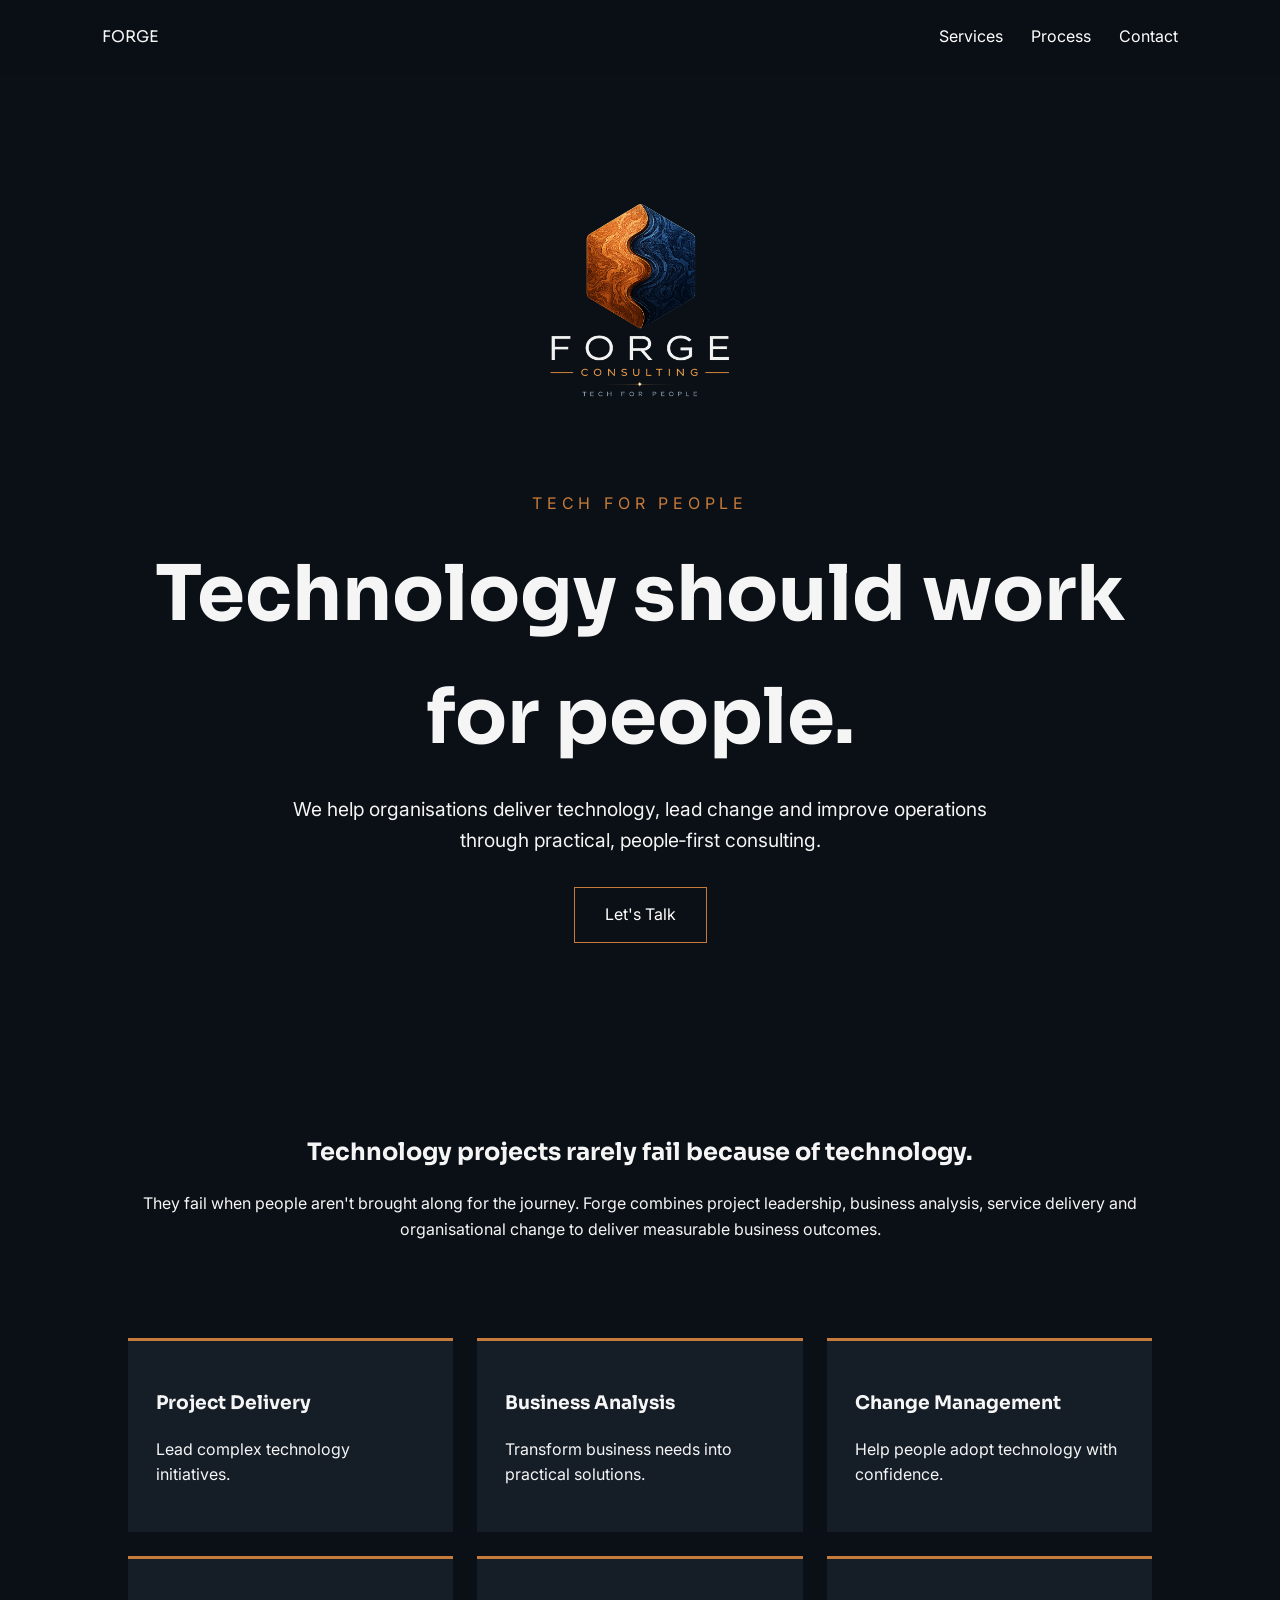
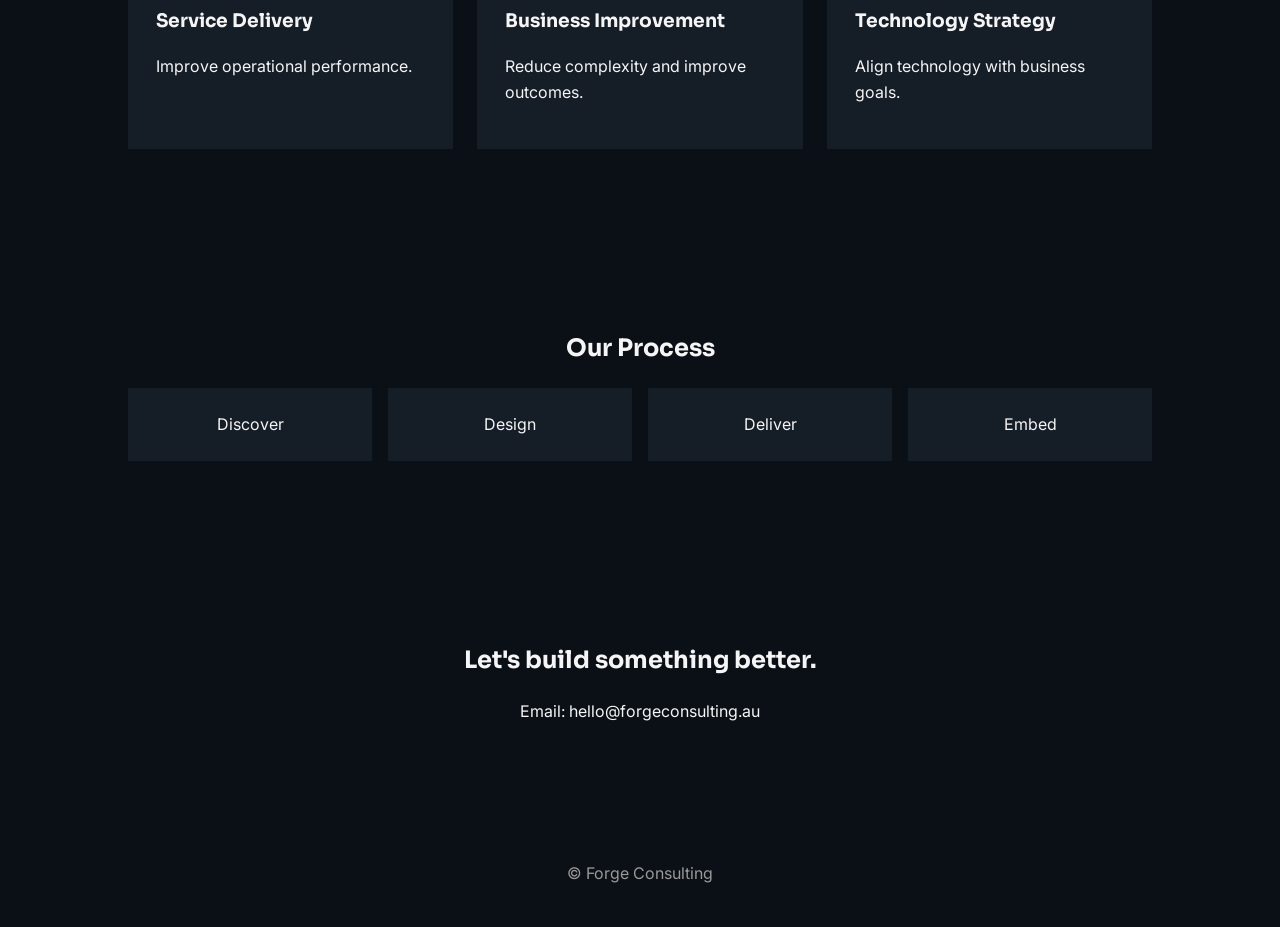
<file: index.html>
<!DOCTYPE html>
<html lang="en">
<head>
<meta charset="UTF-8">
<meta name="viewport" content="width=device-width,initial-scale=1">
<title>Forge Consulting | Tech for People</title>
<link rel="preconnect" href="https://fonts.googleapis.com">
<link rel="preconnect" href="https://fonts.gstatic.com" crossorigin>
<link href="https://fonts.googleapis.com/css2?family=Inter:wght@300;400;600&family=Sora:wght@400;600;700&display=swap" rel="stylesheet">
<link rel="stylesheet" href="css/styles.css">
</head>
<body>
<header class="nav">
<div class="brand">FORGE</div>
<nav>
<a href="#services">Services</a>
<a href="#process">Process</a>
<a href="#contact">Contact</a>
</nav>
</header>

<section class="hero">
<img src="assets/forge-logo.png" alt="Forge Logo" class="logo">
<p class="eyebrow">TECH FOR PEOPLE</p>
<h1>Technology should work for people.</h1>
<p class="lead">We help organisations deliver technology, lead change and improve operations through practical, people‑first consulting.</p>
<a class="btn" href="#contact">Let's Talk</a>
</section>

<section class="statement">
<h2>Technology projects rarely fail because of technology.</h2>
<p>They fail when people aren't brought along for the journey. Forge combines project leadership, business analysis, service delivery and organisational change to deliver measurable business outcomes.</p>
</section>

<section id="services" class="grid">
<div class="card"><h3>Project Delivery</h3><p>Lead complex technology initiatives.</p></div>
<div class="card"><h3>Business Analysis</h3><p>Transform business needs into practical solutions.</p></div>
<div class="card"><h3>Change Management</h3><p>Help people adopt technology with confidence.</p></div>
<div class="card"><h3>Service Delivery</h3><p>Improve operational performance.</p></div>
<div class="card"><h3>Business Improvement</h3><p>Reduce complexity and improve outcomes.</p></div>
<div class="card"><h3>Technology Strategy</h3><p>Align technology with business goals.</p></div>
</section>

<section id="process" class="process">
<h2>Our Process</h2>
<div class="steps">
<div>Discover</div><div>Design</div><div>Deliver</div><div>Embed</div>
</div>
</section>

<section id="contact" class="cta">
<h2>Let's build something better.</h2>
<p>Email: hello@forgeconsulting.au</p>
</section>

<footer>© Forge Consulting</footer>
<script src="js/main.js"></script>
</body>
</html>
</file>
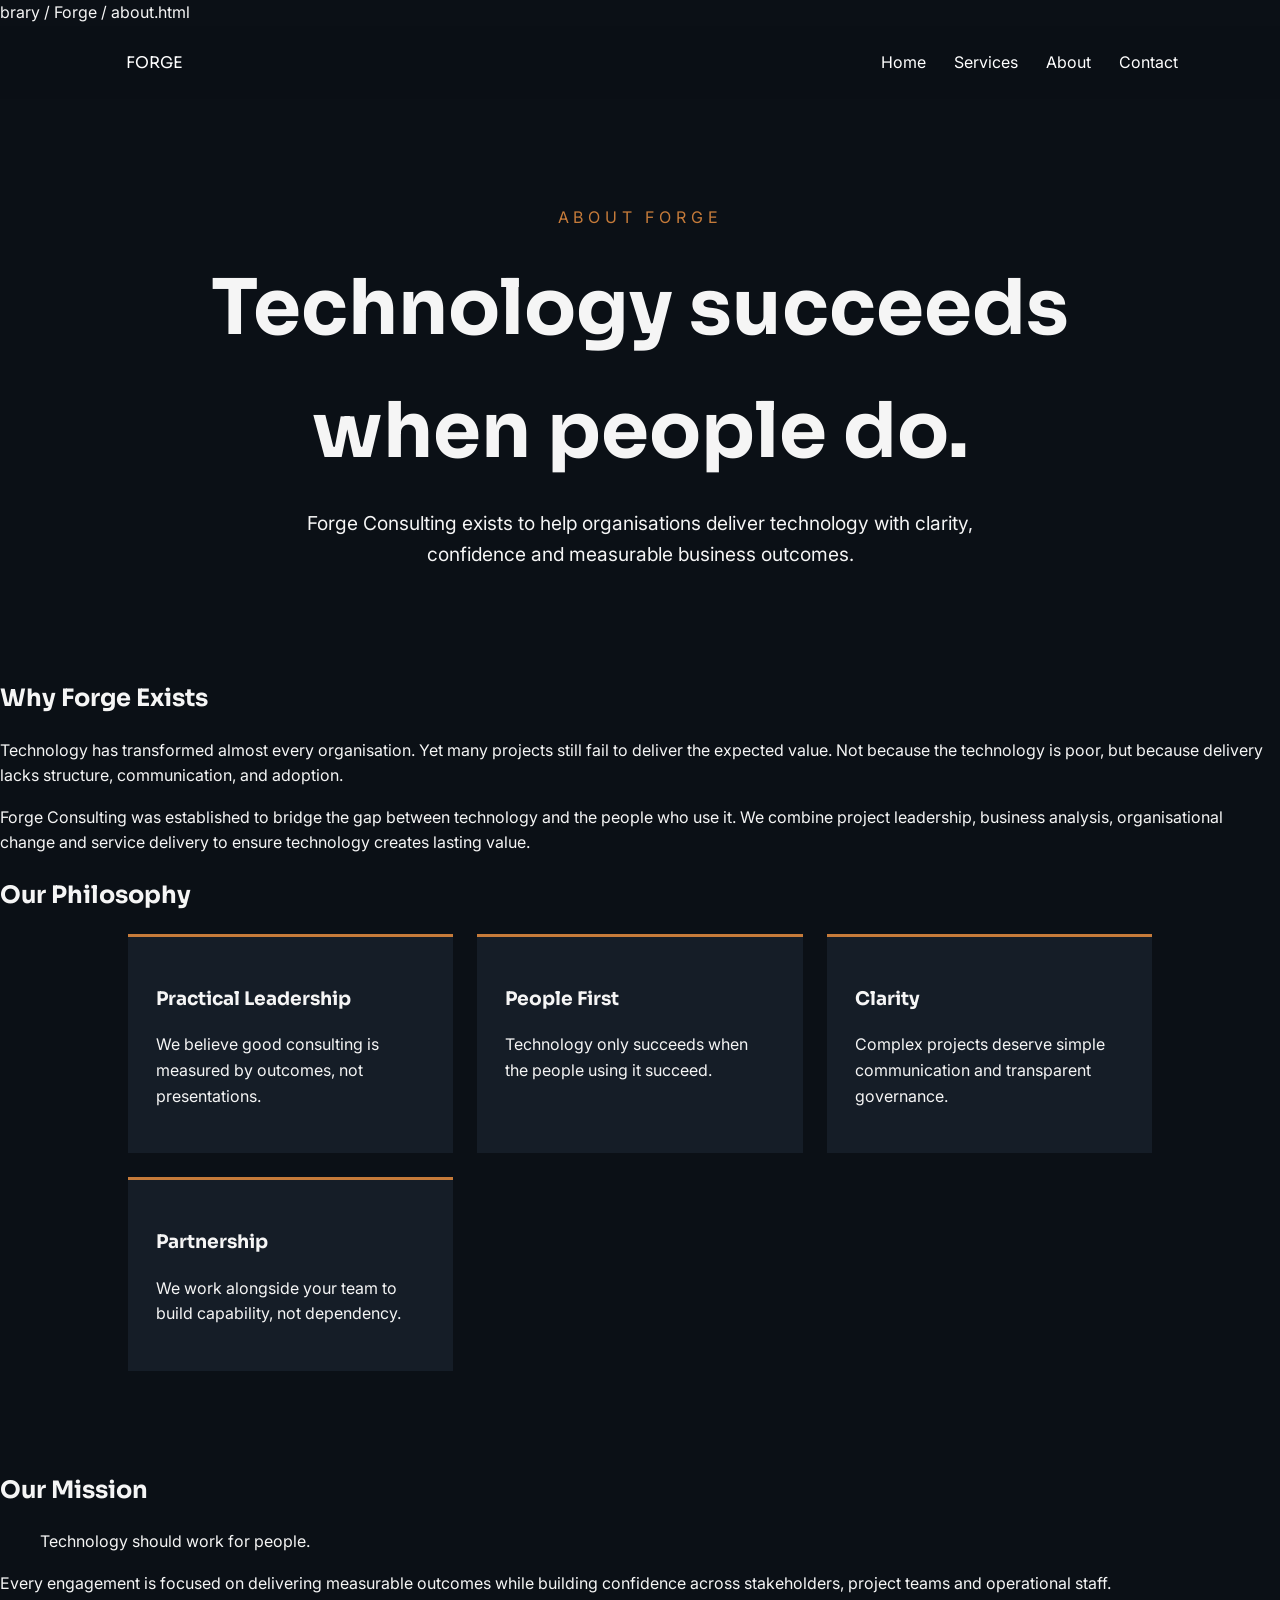
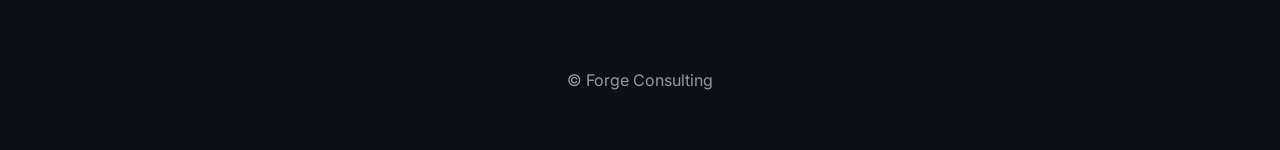
<file: about.html>
brary
/
Forge
/
about.html




<!DOCTYPE html>
<html lang="en">
<head>
<meta charset="UTF-8">
<meta name="viewport" content="width=device-width, initial-scale=1.0">
<title>About | Forge Consulting</title>
<link rel="preconnect" href="https://fonts.googleapis.com">
<link rel="preconnect" href="https://fonts.gstatic.com" crossorigin>
<link href="https://fonts.googleapis.com/css2?family=Inter:wght@300;400;600&family=Sora:wght@400;600;700&display=swap" rel="stylesheet">
<link rel="stylesheet" href="css/styles.css">
</head>
<body>

<header class="nav">
<div class="brand"><a href="index.html">FORGE</a></div>
<nav>
<a href="index.html">Home</a>
<a href="services.html">Services</a>
<a href="about.html" class="active">About</a>
<a href="contact.html">Contact</a>
</nav>
</header>

<section class="hero small">
<p class="eyebrow">ABOUT FORGE</p>
<h1>Technology succeeds when people do.</h1>
<p class="lead">Forge Consulting exists to help organisations deliver technology with clarity, confidence and measurable business outcomes.</p>
</section>

<section class="content">
<h2>Why Forge Exists</h2>

<p>Technology has transformed almost every organisation. Yet many projects still fail to deliver the expected value. Not because the technology is poor, but because delivery lacks structure, communication, and adoption.</p>

<p>Forge Consulting was established to bridge the gap between technology and the people who use it. We combine project leadership, business analysis, organisational change and service delivery to ensure technology creates lasting value.</p>

<h2>Our Philosophy</h2>

<div class="grid two">
<div class="card">
<h3>Practical Leadership</h3>
<p>We believe good consulting is measured by outcomes, not presentations.</p>
</div>

<div class="card">
<h3>People First</h3>
<p>Technology only succeeds when the people using it succeed.</p>
</div>

<div class="card">
<h3>Clarity</h3>
<p>Complex projects deserve simple communication and transparent governance.</p>
</div>

<div class="card">
<h3>Partnership</h3>
<p>We work alongside your team to build capability, not dependency.</p>
</div>
</div>

<h2>Our Mission</h2>

<blockquote>
Technology should work for people.
</blockquote>

<p>Every engagement is focused on delivering measurable outcomes while building confidence across stakeholders, project teams and operational staff.</p>

</section>

<footer>
<p>© Forge Consulting</p>
</footer>

<script src="js/main.js"></script>
</body>
</html>
</file>
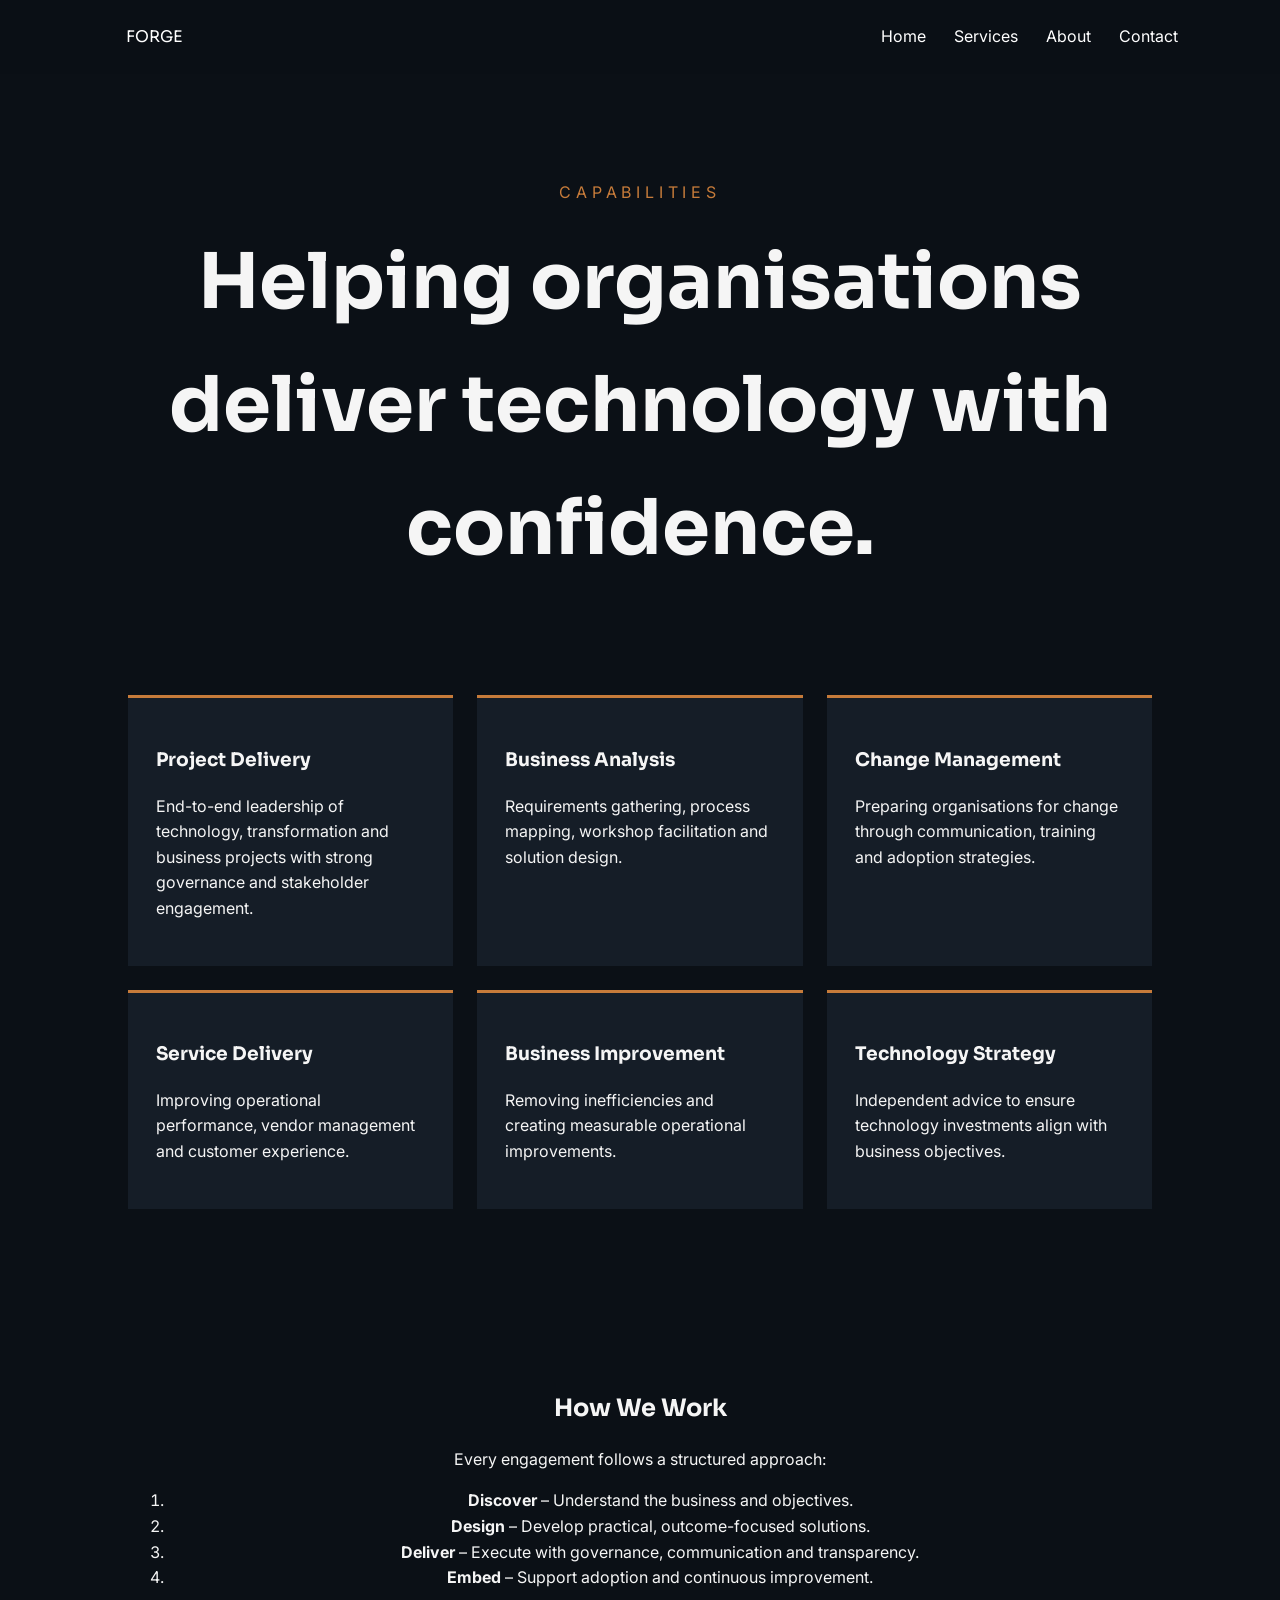
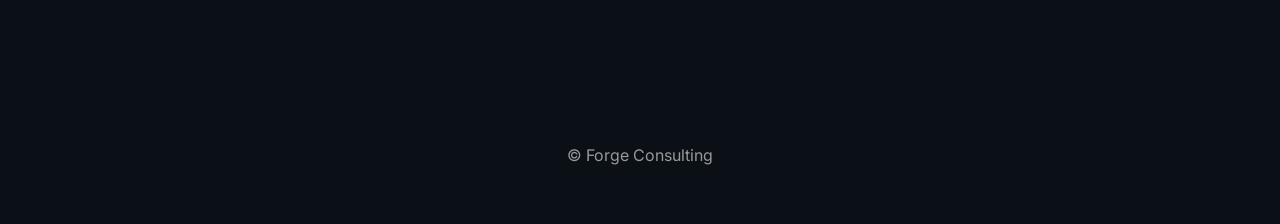
<file: services.html>
<!DOCTYPE html>
<html lang="en">
<head>
<meta charset="UTF-8">
<meta name="viewport" content="width=device-width, initial-scale=1.0">
<title>Services | Forge Consulting</title>
<link rel="preconnect" href="https://fonts.googleapis.com">
<link rel="preconnect" href="https://fonts.gstatic.com" crossorigin>
<link href="https://fonts.googleapis.com/css2?family=Inter:wght@300;400;600&family=Sora:wght@400;600;700&display=swap" rel="stylesheet">
<link rel="stylesheet" href="css/styles.css">
</head>
<body>

<header class="nav">
<div class="brand"><a href="index.html">FORGE</a></div>
<nav>
<a href="index.html">Home</a>
<a href="services.html" class="active">Services</a>
<a href="about.html">About</a>
<a href="contact.html">Contact</a>
</nav>
</header>

<section class="hero small">
<p class="eyebrow">CAPABILITIES</p>
<h1>Helping organisations deliver technology with confidence.</h1>
</section>

<section class="grid">

<div class="card">
<h3>Project Delivery</h3>
<p>End-to-end leadership of technology, transformation and business projects with strong governance and stakeholder engagement.</p>
</div>

<div class="card">
<h3>Business Analysis</h3>
<p>Requirements gathering, process mapping, workshop facilitation and solution design.</p>
</div>

<div class="card">
<h3>Change Management</h3>
<p>Preparing organisations for change through communication, training and adoption strategies.</p>
</div>

<div class="card">
<h3>Service Delivery</h3>
<p>Improving operational performance, vendor management and customer experience.</p>
</div>

<div class="card">
<h3>Business Improvement</h3>
<p>Removing inefficiencies and creating measurable operational improvements.</p>
</div>

<div class="card">
<h3>Technology Strategy</h3>
<p>Independent advice to ensure technology investments align with business objectives.</p>
</div>

</section>

<section class="statement">
<h2>How We Work</h2>

<p>Every engagement follows a structured approach:</p>

<ol>
<li><strong>Discover</strong> – Understand the business and objectives.</li>
<li><strong>Design</strong> – Develop practical, outcome-focused solutions.</li>
<li><strong>Deliver</strong> – Execute with governance, communication and transparency.</li>
<li><strong>Embed</strong> – Support adoption and continuous improvement.</li>
</ol>

</section>

<footer>
<p>© Forge Consulting</p>
</footer>

<script src="js/main.js"></script>
</body>
</html>
</file>
<file: css/styles.css>
:root{--bg:#0b1016;--panel:#151d27;--text:#f5f5f5;--copper:#c67b3a;}
*{box-sizing:border-box}body{margin:0;background:var(--bg);color:var(--text);font-family:Inter,sans-serif;line-height:1.6}
.nav{display:flex;justify-content:space-between;align-items:center;padding:24px 8%;position:sticky;top:0;background:#0b1016cc;backdrop-filter:blur(8px)}
.nav a{color:#fff;text-decoration:none;margin-left:24px}
.brand,h1,h2,h3{font-family:Sora,sans-serif}
.hero{text-align:center;padding:90px 8%}
.logo{max-width:280px;margin-bottom:24px}
.eyebrow{letter-spacing:.3em;color:var(--copper)}
h1{font-size:clamp(3rem,6vw,5rem);margin:.2em 0}
.lead{max-width:700px;margin:auto;font-size:1.2rem}
.btn{display:inline-block;margin-top:32px;padding:14px 30px;border:1px solid var(--copper);color:#fff;text-decoration:none}
.statement,.process,.cta{padding:80px 10%;text-align:center}
.grid{display:grid;grid-template-columns:repeat(auto-fit,minmax(260px,1fr));gap:24px;padding:0 10% 80px}
.card{background:var(--panel);padding:28px;border-top:3px solid var(--copper)}
.steps{display:grid;grid-template-columns:repeat(4,1fr);gap:16px}
.steps div{background:var(--panel);padding:24px}
footer{text-align:center;padding:40px;color:#999}
@media(max-width:768px){.steps{grid-template-columns:1fr}.nav{flex-direction:column;gap:12px}}
</file>
